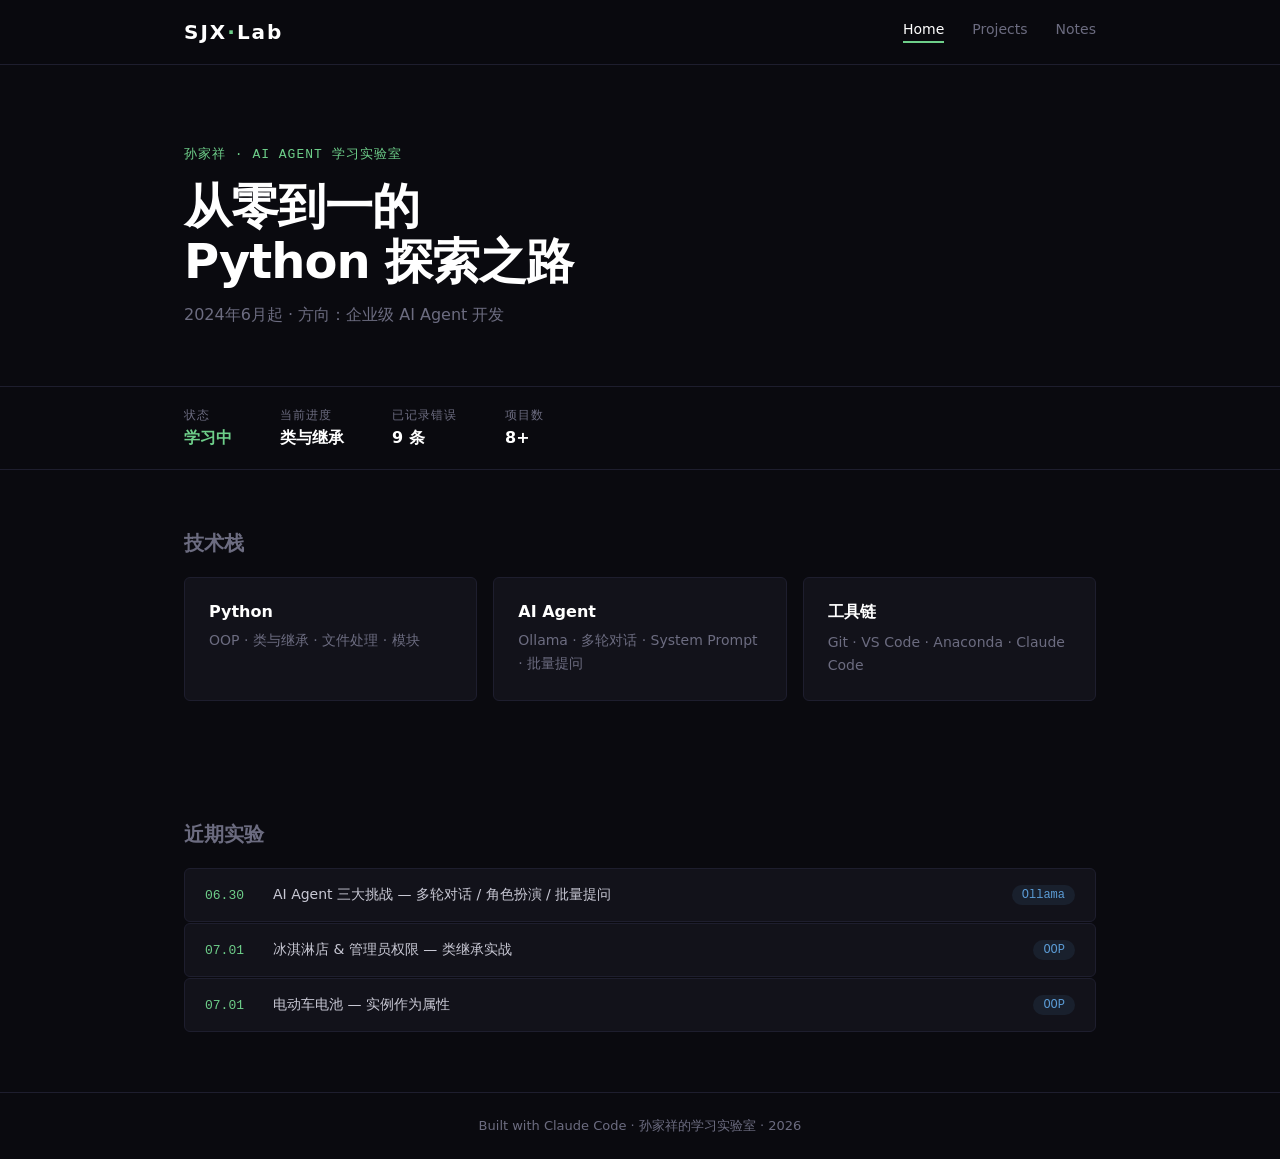
<file: lab_site/index.html>
<!DOCTYPE html>
<html lang="zh-CN">
<head>
    <meta charset="UTF-8">
    <meta name="viewport" content="width=device-width, initial-scale=1.0">
    <title>SJX Lab — Python × AI Agent</title>
    <link rel="stylesheet" href="style.css">
</head>
<body>
    <header>
        <div class="container">
            <div class="logo">SJX<span class="dot">·</span>Lab</div>
            <nav>
                <a href="index.html" class="active">Home</a>
                <a href="projects.html">Projects</a>
                <a href="notes.html">Notes</a>
            </nav>
        </div>
    </header>

    <main>
        <section class="hero">
            <div class="container">
                <p class="tag">孙家祥 · AI Agent 学习实验室</p>
                <h1>从零到一的<br>Python 探索之路</h1>
                <p class="subtitle">2024年6月起 · 方向：企业级 AI Agent 开发</p>
            </div>
        </section>

        <section class="status-bar">
            <div class="container">
                <div class="status-item">
                    <span class="status-label">状态</span>
                    <span class="status-value green">学习中</span>
                </div>
                <div class="status-item">
                    <span class="status-label">当前进度</span>
                    <span class="status-value">类与继承</span>
                </div>
                <div class="status-item">
                    <span class="status-label">已记录错误</span>
                    <span class="status-value">9 条</span>
                </div>
                <div class="status-item">
                    <span class="status-label">项目数</span>
                    <span class="status-value">8+</span>
                </div>
            </div>
        </section>

        <section class="section">
            <div class="container">
                <h2>技术栈</h2>
                <div class="cards">
                    <div class="card">
                        <h3>Python</h3>
                        <p>OOP · 类与继承 · 文件处理 · 模块</p>
                    </div>
                    <div class="card">
                        <h3>AI Agent</h3>
                        <p>Ollama · 多轮对话 · System Prompt · 批量提问</p>
                    </div>
                    <div class="card">
                        <h3>工具链</h3>
                        <p>Git · VS Code · Anaconda · Claude Code</p>
                    </div>
                </div>
            </div>
        </section>

        <section class="section">
            <div class="container">
                <h2>近期实验</h2>
                <div class="exp-list">
                    <a href="projects.html" class="exp-item">
                        <span class="exp-date">06.30</span>
                        <span class="exp-title">AI Agent 三大挑战 — 多轮对话 / 角色扮演 / 批量提问</span>
                        <span class="exp-tag">Ollama</span>
                    </a>
                    <a href="projects.html" class="exp-item">
                        <span class="exp-date">07.01</span>
                        <span class="exp-title">冰淇淋店 & 管理员权限 — 类继承实战</span>
                        <span class="exp-tag">OOP</span>
                    </a>
                    <a href="projects.html" class="exp-item">
                        <span class="exp-date">07.01</span>
                        <span class="exp-title">电动车电池 — 实例作为属性</span>
                        <span class="exp-tag">OOP</span>
                    </a>
                </div>
            </div>
        </section>
    </main>

    <footer>
        <div class="container">
            <p>Built with Claude Code · 孙家祥的学习实验室 · 2026</p>
        </div>
    </footer>
</body>
</html>
</file>
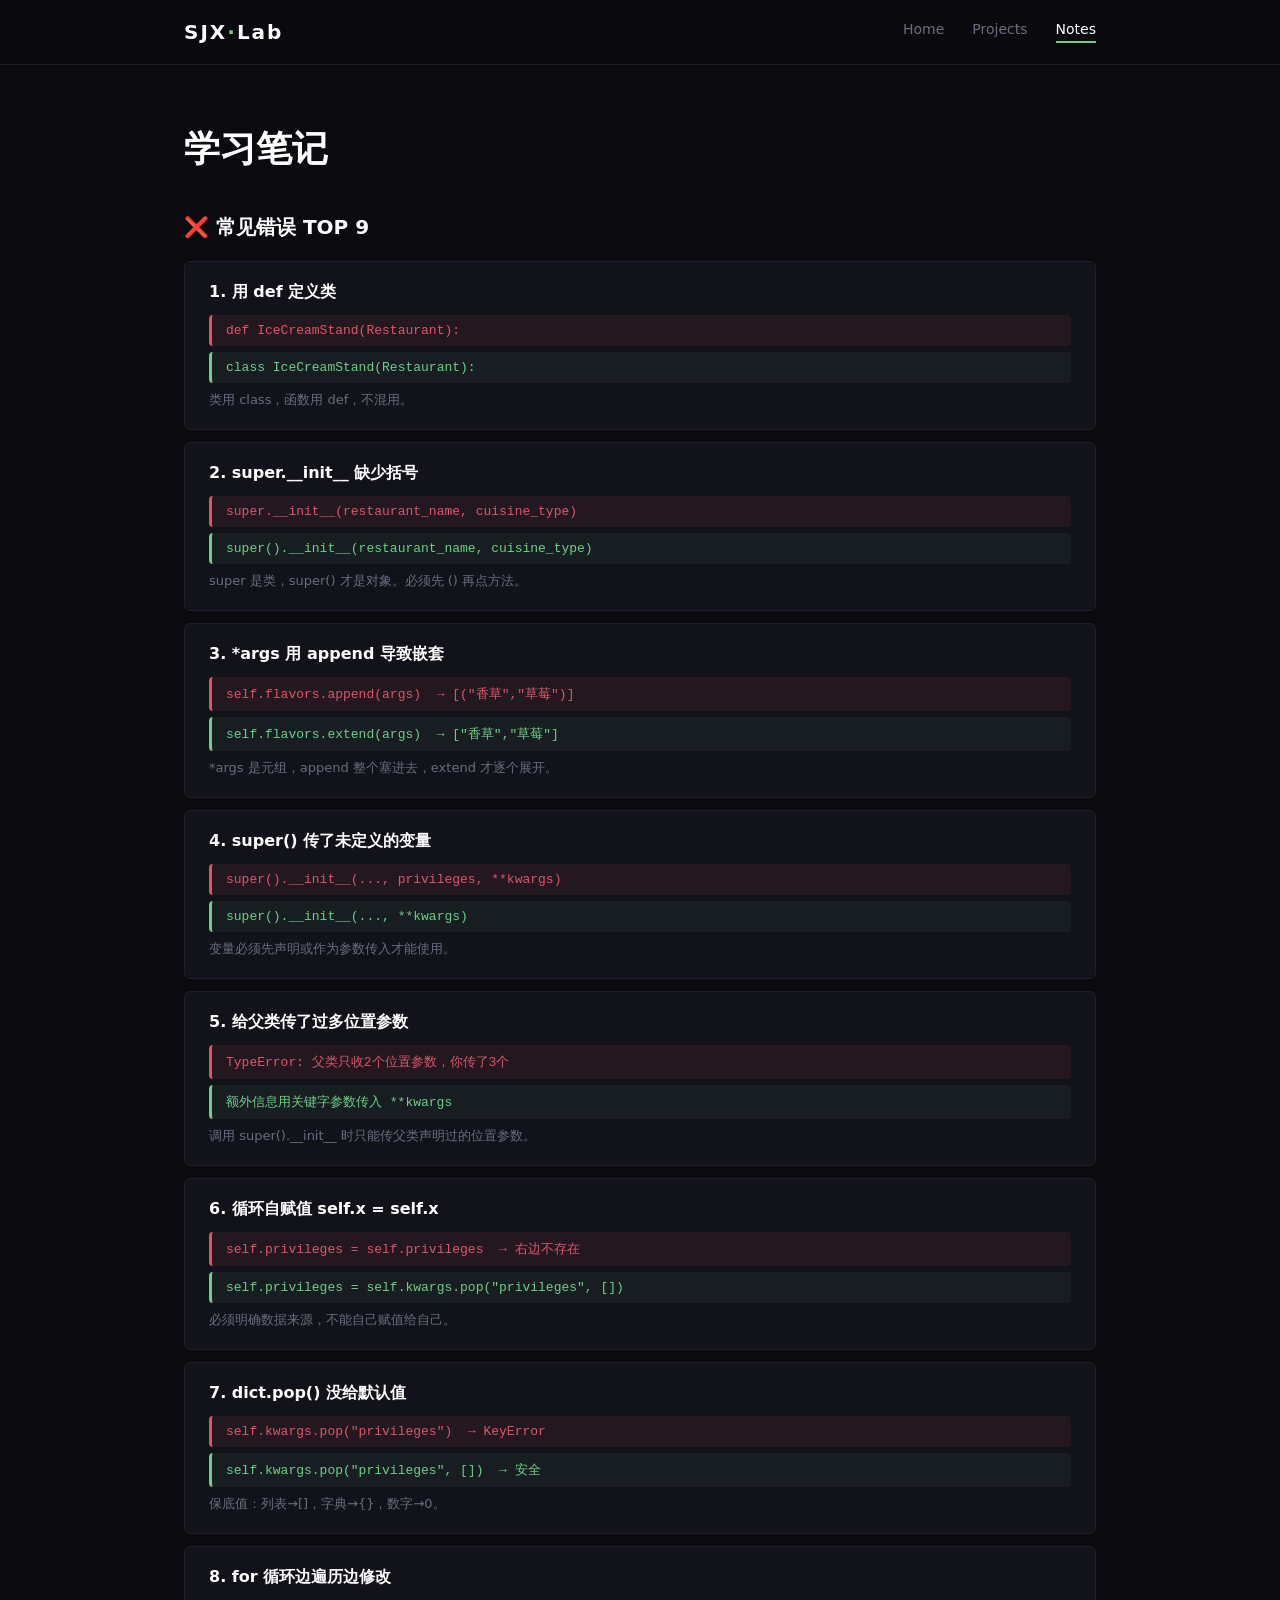
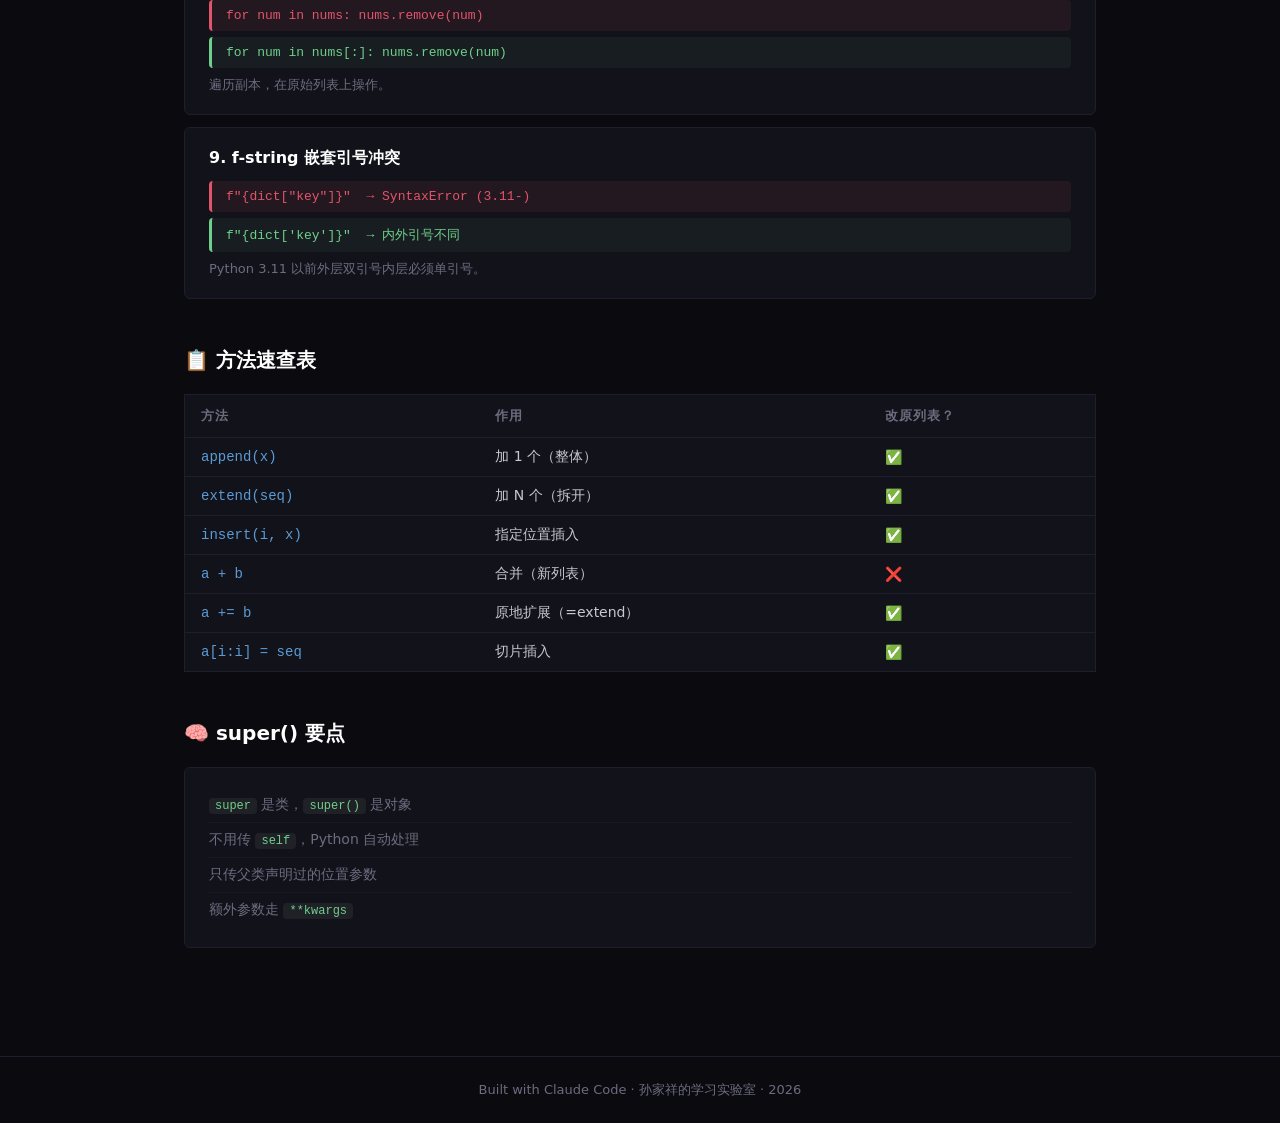
<file: lab_site/notes.html>
<!DOCTYPE html>
<html lang="zh-CN">
<head>
    <meta charset="UTF-8">
    <meta name="viewport" content="width=device-width, initial-scale=1.0">
    <title>Notes — SJX Lab</title>
    <link rel="stylesheet" href="style.css">
</head>
<body>
    <header>
        <div class="container">
            <div class="logo">SJX<span class="dot">·</span>Lab</div>
            <nav>
                <a href="index.html">Home</a>
                <a href="projects.html">Projects</a>
                <a href="notes.html" class="active">Notes</a>
            </nav>
        </div>
    </header>

    <main>
        <section class="section">
            <div class="container">
                <h1>学习笔记</h1>

                <div class="note-group">
                    <h2>❌ 常见错误 TOP 9</h2>

                    <div class="note-card error">
                        <h3>1. 用 def 定义类</h3>
                        <code class="bad">def IceCreamStand(Restaurant):</code>
                        <code class="good">class IceCreamStand(Restaurant):</code>
                        <p>类用 class，函数用 def，不混用。</p>
                    </div>

                    <div class="note-card error">
                        <h3>2. super.__init__ 缺少括号</h3>
                        <code class="bad">super.__init__(restaurant_name, cuisine_type)</code>
                        <code class="good">super().__init__(restaurant_name, cuisine_type)</code>
                        <p>super 是类，super() 才是对象。必须先 () 再点方法。</p>
                    </div>

                    <div class="note-card error">
                        <h3>3. *args 用 append 导致嵌套</h3>
                        <code class="bad">self.flavors.append(args)  → [("香草","草莓")]</code>
                        <code class="good">self.flavors.extend(args)  → ["香草","草莓"]</code>
                        <p>*args 是元组，append 整个塞进去，extend 才逐个展开。</p>
                    </div>

                    <div class="note-card error">
                        <h3>4. super() 传了未定义的变量</h3>
                        <code class="bad">super().__init__(..., privileges, **kwargs)</code>
                        <code class="good">super().__init__(..., **kwargs)</code>
                        <p>变量必须先声明或作为参数传入才能使用。</p>
                    </div>

                    <div class="note-card error">
                        <h3>5. 给父类传了过多位置参数</h3>
                        <code class="bad">TypeError: 父类只收2个位置参数，你传了3个</code>
                        <code class="good">额外信息用关键字参数传入 **kwargs</code>
                        <p>调用 super().__init__ 时只能传父类声明过的位置参数。</p>
                    </div>

                    <div class="note-card error">
                        <h3>6. 循环自赋值 self.x = self.x</h3>
                        <code class="bad">self.privileges = self.privileges  → 右边不存在</code>
                        <code class="good">self.privileges = self.kwargs.pop("privileges", [])</code>
                        <p>必须明确数据来源，不能自己赋值给自己。</p>
                    </div>

                    <div class="note-card error">
                        <h3>7. dict.pop() 没给默认值</h3>
                        <code class="bad">self.kwargs.pop("privileges")  → KeyError</code>
                        <code class="good">self.kwargs.pop("privileges", [])  → 安全</code>
                        <p>保底值：列表→[]，字典→{}，数字→0。</p>
                    </div>

                    <div class="note-card error">
                        <h3>8. for 循环边遍历边修改</h3>
                        <code class="bad">for num in nums: nums.remove(num)</code>
                        <code class="good">for num in nums[:]: nums.remove(num)</code>
                        <p>遍历副本，在原始列表上操作。</p>
                    </div>

                    <div class="note-card error">
                        <h3>9. f-string 嵌套引号冲突</h3>
                        <code class="bad">f"{dict["key"]}"  → SyntaxError (3.11-)</code>
                        <code class="good">f"{dict['key']}"  → 内外引号不同</code>
                        <p>Python 3.11 以前外层双引号内层必须单引号。</p>
                    </div>
                </div>

                <div class="note-group">
                    <h2>📋 方法速查表</h2>
                    <table class="ref-table">
                        <thead>
                            <tr><th>方法</th><th>作用</th><th>改原列表？</th></tr>
                        </thead>
                        <tbody>
                            <tr><td>append(x)</td><td>加 1 个（整体）</td><td>✅</td></tr>
                            <tr><td>extend(seq)</td><td>加 N 个（拆开）</td><td>✅</td></tr>
                            <tr><td>insert(i, x)</td><td>指定位置插入</td><td>✅</td></tr>
                            <tr><td>a + b</td><td>合并（新列表）</td><td>❌</td></tr>
                            <tr><td>a += b</td><td>原地扩展（=extend）</td><td>✅</td></tr>
                            <tr><td>a[i:i] = seq</td><td>切片插入</td><td>✅</td></tr>
                        </tbody>
                    </table>
                </div>

                <div class="note-group">
                    <h2>🧠 super() 要点</h2>
                    <ul class="checklist">
                        <li><code>super</code> 是类，<code>super()</code> 是对象</li>
                        <li>不用传 <code>self</code>，Python 自动处理</li>
                        <li>只传父类声明过的位置参数</li>
                        <li>额外参数走 <code>**kwargs</code></li>
                    </ul>
                </div>
            </div>
        </section>
    </main>

    <footer>
        <div class="container">
            <p>Built with Claude Code · 孙家祥的学习实验室 · 2026</p>
        </div>
    </footer>
</body>
</html>
</file>
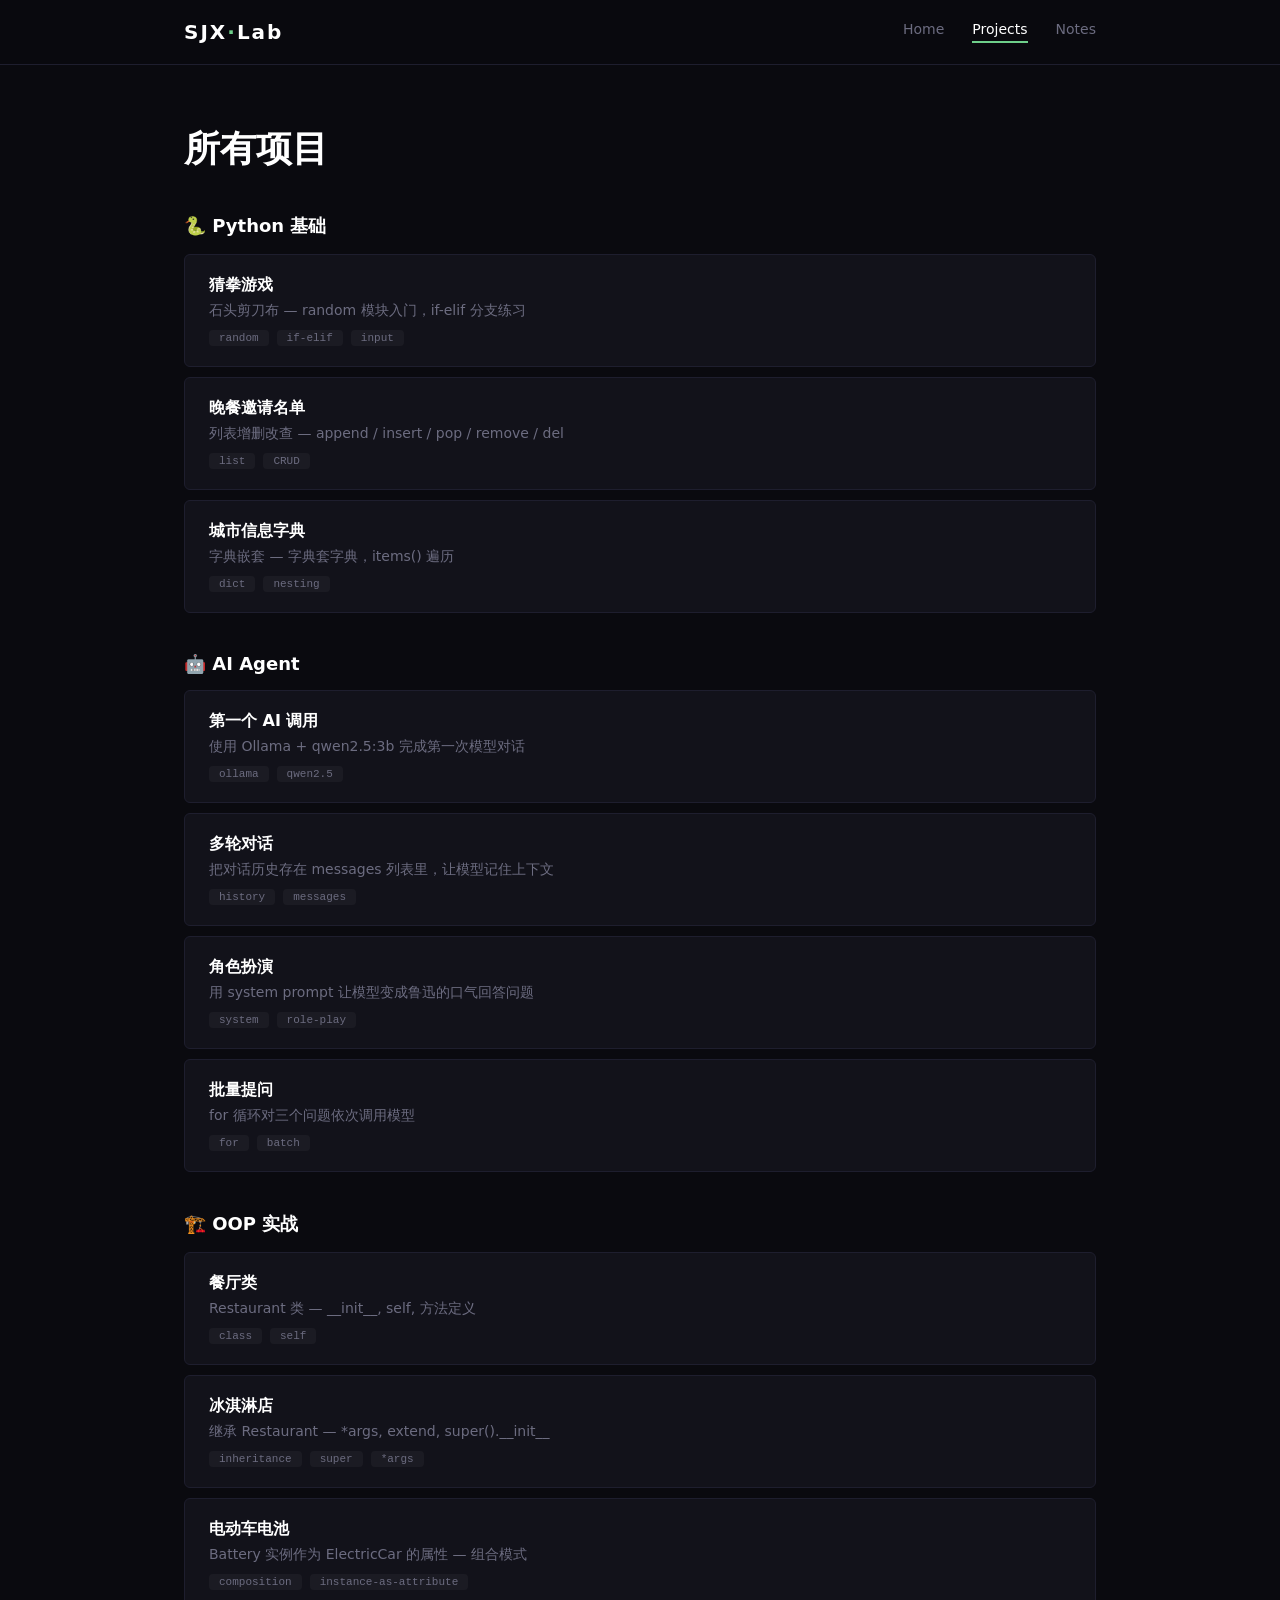
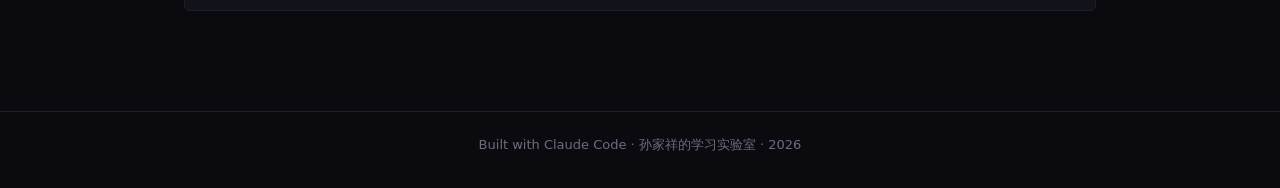
<file: lab_site/projects.html>
<!DOCTYPE html>
<html lang="zh-CN">
<head>
    <meta charset="UTF-8">
    <meta name="viewport" content="width=device-width, initial-scale=1.0">
    <title>Projects — SJX Lab</title>
    <link rel="stylesheet" href="style.css">
</head>
<body>
    <header>
        <div class="container">
            <div class="logo">SJX<span class="dot">·</span>Lab</div>
            <nav>
                <a href="index.html">Home</a>
                <a href="projects.html" class="active">Projects</a>
                <a href="notes.html">Notes</a>
            </nav>
        </div>
    </header>

    <main>
        <section class="section">
            <div class="container">
                <h1>所有项目</h1>

                <div class="project-group">
                    <h2>🐍 Python 基础</h2>
                    <div class="project-card">
                        <h3>猜拳游戏</h3>
                        <p>石头剪刀布 — random 模块入门，if-elif 分支练习</p>
                        <div class="tags"><span>random</span><span>if-elif</span><span>input</span></div>
                    </div>
                    <div class="project-card">
                        <h3>晚餐邀请名单</h3>
                        <p>列表增删改查 — append / insert / pop / remove / del</p>
                        <div class="tags"><span>list</span><span>CRUD</span></div>
                    </div>
                    <div class="project-card">
                        <h3>城市信息字典</h3>
                        <p>字典嵌套 — 字典套字典，items() 遍历</p>
                        <div class="tags"><span>dict</span><span>nesting</span></div>
                    </div>
                </div>

                <div class="project-group">
                    <h2>🤖 AI Agent</h2>
                    <div class="project-card">
                        <h3>第一个 AI 调用</h3>
                        <p>使用 Ollama + qwen2.5:3b 完成第一次模型对话</p>
                        <div class="tags"><span>ollama</span><span>qwen2.5</span></div>
                    </div>
                    <div class="project-card">
                        <h3>多轮对话</h3>
                        <p>把对话历史存在 messages 列表里，让模型记住上下文</p>
                        <div class="tags"><span>history</span><span>messages</span></div>
                    </div>
                    <div class="project-card">
                        <h3>角色扮演</h3>
                        <p>用 system prompt 让模型变成鲁迅的口气回答问题</p>
                        <div class="tags"><span>system</span><span>role-play</span></div>
                    </div>
                    <div class="project-card">
                        <h3>批量提问</h3>
                        <p>for 循环对三个问题依次调用模型</p>
                        <div class="tags"><span>for</span><span>batch</span></div>
                    </div>
                </div>

                <div class="project-group">
                    <h2>🏗️ OOP 实战</h2>
                    <div class="project-card">
                        <h3>餐厅类</h3>
                        <p>Restaurant 类 — __init__, self, 方法定义</p>
                        <div class="tags"><span>class</span><span>self</span></div>
                    </div>
                    <div class="project-card">
                        <h3>冰淇淋店</h3>
                        <p>继承 Restaurant — *args, extend, super().__init__</p>
                        <div class="tags"><span>inheritance</span><span>super</span><span>*args</span></div>
                    </div>
                    <div class="project-card">
                        <h3>电动车电池</h3>
                        <p>Battery 实例作为 ElectricCar 的属性 — 组合模式</p>
                        <div class="tags"><span>composition</span><span>instance-as-attribute</span></div>
                    </div>
                </div>
            </div>
        </section>
    </main>

    <footer>
        <div class="container">
            <p>Built with Claude Code · 孙家祥的学习实验室 · 2026</p>
        </div>
    </footer>
</body>
</html>
</file>
<file: lab_site/style.css>
/* ============================================
   SJX Lab — 学习实验室样式
   ============================================ */

/* --- Reset & Base --- */
*, *::before, *::after { box-sizing: border-box; margin: 0; padding: 0; }

:root {
    --bg:        #0a0a0f;
    --bg-card:   #12121a;
    --border:    #1e1e2e;
    --text:      #c8c8d4;
    --text-dim:  #6c6c80;
    --accent:    #6ecf8a;
    --accent2:   #5b9bd5;
    --red:       #e0556a;
    --radius:    6px;
    --font:      'Segoe UI', system-ui, -apple-system, sans-serif;
    --mono:      'Cascadia Code', 'Fira Code', 'Consolas', monospace;
}

html { background: var(--bg); color: var(--text); font-family: var(--font); }

body {
    min-height: 100vh;
    display: flex;
    flex-direction: column;
}

.container { max-width: 960px; margin: 0 auto; padding: 0 24px; }

a { color: var(--accent2); text-decoration: none; }
a:hover { text-decoration: underline; }

/* --- Header --- */
header {
    border-bottom: 1px solid var(--border);
    padding: 20px 0;
    position: sticky; top: 0;
    background: rgba(10,10,15,0.85);
    backdrop-filter: blur(12px);
    z-index: 100;
}
header .container {
    display: flex;
    align-items: center;
    justify-content: space-between;
}
.logo {
    font-size: 20px; font-weight: 700;
    letter-spacing: 2px; color: #fff;
}
.logo .dot { color: var(--accent); }

nav { display: flex; gap: 28px; }
nav a {
    color: var(--text-dim); font-size: 14px;
    font-weight: 500; transition: color 0.2s;
}
nav a:hover, nav a.active { color: #fff; text-decoration: none; }
nav a.active { border-bottom: 2px solid var(--accent); padding-bottom: 4px; }

/* --- Hero --- */
.hero { padding: 80px 0 60px; }
.tag {
    font-family: var(--mono); font-size: 13px;
    color: var(--accent); letter-spacing: 1px;
    text-transform: uppercase; margin-bottom: 16px;
}
.hero h1 {
    font-size: 48px; font-weight: 700; line-height: 1.15;
    color: #fff; margin-bottom: 16px;
    letter-spacing: -1px;
}
.subtitle { color: var(--text-dim); font-size: 16px; }

/* --- Status Bar --- */
.status-bar {
    border-top: 1px solid var(--border);
    border-bottom: 1px solid var(--border);
    padding: 20px 0;
}
.status-bar .container {
    display: flex; gap: 48px;
}
.status-item { display: flex; flex-direction: column; gap: 4px; }
.status-label {
    font-size: 12px; color: var(--text-dim);
    text-transform: uppercase; letter-spacing: 1px;
}
.status-value { font-size: 16px; font-weight: 600; color: #fff; }
.status-value.green { color: var(--accent); }

/* --- Sections --- */
.section { padding: 60px 0; }
.section h1 { font-size: 36px; color: #fff; margin-bottom: 40px; }
.section h2 { font-size: 20px; color: var(--text-dim); margin-bottom: 20px; }

/* --- Cards --- */
.cards { display: grid; grid-template-columns: repeat(3, 1fr); gap: 16px; }

.card {
    background: var(--bg-card); border: 1px solid var(--border);
    border-radius: var(--radius); padding: 24px;
    transition: border-color 0.2s;
}
.card:hover { border-color: var(--accent2); }
.card h3 { font-size: 16px; color: #fff; margin-bottom: 8px; }
.card p  { font-size: 14px; color: var(--text-dim); line-height: 1.6; }

/* --- Experiment List --- */
.exp-list { display: flex; flex-direction: column; gap: 1px; }

.exp-item {
    display: flex; align-items: center; gap: 16px;
    padding: 16px 20px; background: var(--bg-card);
    border: 1px solid var(--border); border-radius: var(--radius);
    transition: border-color 0.2s;
}
.exp-item:hover { border-color: var(--accent2); text-decoration: none; }

.exp-date {
    font-family: var(--mono); font-size: 13px;
    color: var(--accent); min-width: 52px;
}
.exp-title { flex: 1; color: var(--text); font-size: 14px; }
.exp-tag {
    font-size: 12px; color: var(--accent2);
    background: rgba(91,155,213,0.1); padding: 3px 10px;
    border-radius: 12px; font-family: var(--mono);
}

/* --- Project Cards --- */
.project-group { margin-bottom: 40px; }
.project-group h2 { font-size: 18px; color: #fff; margin-bottom: 16px; }

.project-card {
    background: var(--bg-card); border: 1px solid var(--border);
    border-radius: var(--radius); padding: 20px 24px;
    margin-bottom: 10px; transition: border-color 0.2s;
}
.project-card:hover { border-color: var(--accent2); }
.project-card h3 { font-size: 16px; color: #fff; margin-bottom: 6px; }
.project-card p  { font-size: 14px; color: var(--text-dim); margin-bottom: 10px; }

.tags { display: flex; gap: 8px; flex-wrap: wrap; }
.tags span {
    font-family: var(--mono); font-size: 11px;
    color: var(--text-dim); background: rgba(255,255,255,0.04);
    padding: 2px 10px; border-radius: 4px;
}

/* --- Notes --- */
.note-group { margin-bottom: 48px; }
.note-group h2 { font-size: 20px; color: #fff; margin-bottom: 20px; }

.note-card {
    background: var(--bg-card); border: 1px solid var(--border);
    border-radius: var(--radius); padding: 20px 24px;
    margin-bottom: 12px;
}
.note-card h3 { font-size: 16px; color: #fff; margin-bottom: 12px; }
.note-card p  { font-size: 13px; color: var(--text-dim); margin-top: 8px; }

code {
    display: block; padding: 8px 14px; border-radius: 4px;
    font-family: var(--mono); font-size: 13px;
    margin-bottom: 6px; white-space: pre-wrap; word-break: break-all;
}
code.bad  { background: rgba(224,85,106,0.08); color: var(--red); border-left: 3px solid var(--red); }
code.good { background: rgba(110,207,138,0.06); color: var(--accent); border-left: 3px solid var(--accent); }

/* --- Table --- */
.ref-table {
    width: 100%; border-collapse: collapse;
    background: var(--bg-card); border: 1px solid var(--border); border-radius: var(--radius);
}
.ref-table th {
    text-align: left; padding: 12px 16px;
    font-size: 13px; color: var(--text-dim); border-bottom: 1px solid var(--border);
    font-family: var(--mono); text-transform: uppercase; letter-spacing: 1px;
}
.ref-table td {
    padding: 10px 16px; font-size: 14px;
    border-bottom: 1px solid var(--border);
}
.ref-table td:first-child { font-family: var(--mono); color: var(--accent2); }
.ref-table tr:last-child td { border-bottom: none; }

/* --- Checklist --- */
.checklist {
    list-style: none; background: var(--bg-card);
    border: 1px solid var(--border); border-radius: var(--radius);
    padding: 20px 24px;
}
.checklist li {
    padding: 8px 0; font-size: 14px; color: var(--text-dim);
    border-bottom: 1px solid rgba(255,255,255,0.03);
}
.checklist li:last-child { border-bottom: none; }
.checklist code {
    display: inline; padding: 1px 6px;
    background: rgba(255,255,255,0.06); border-left: none;
    font-size: 12px; color: var(--accent);
}

/* --- Footer --- */
footer {
    margin-top: auto; border-top: 1px solid var(--border);
    padding: 24px 0; text-align: center;
}
footer p { font-size: 13px; color: var(--text-dim); }

/* --- Responsive --- */
@media (max-width: 640px) {
    .hero h1 { font-size: 32px; }
    .cards { grid-template-columns: 1fr; }
    .status-bar .container { gap: 24px; flex-wrap: wrap; }
    nav { gap: 16px; }
}
</file>
